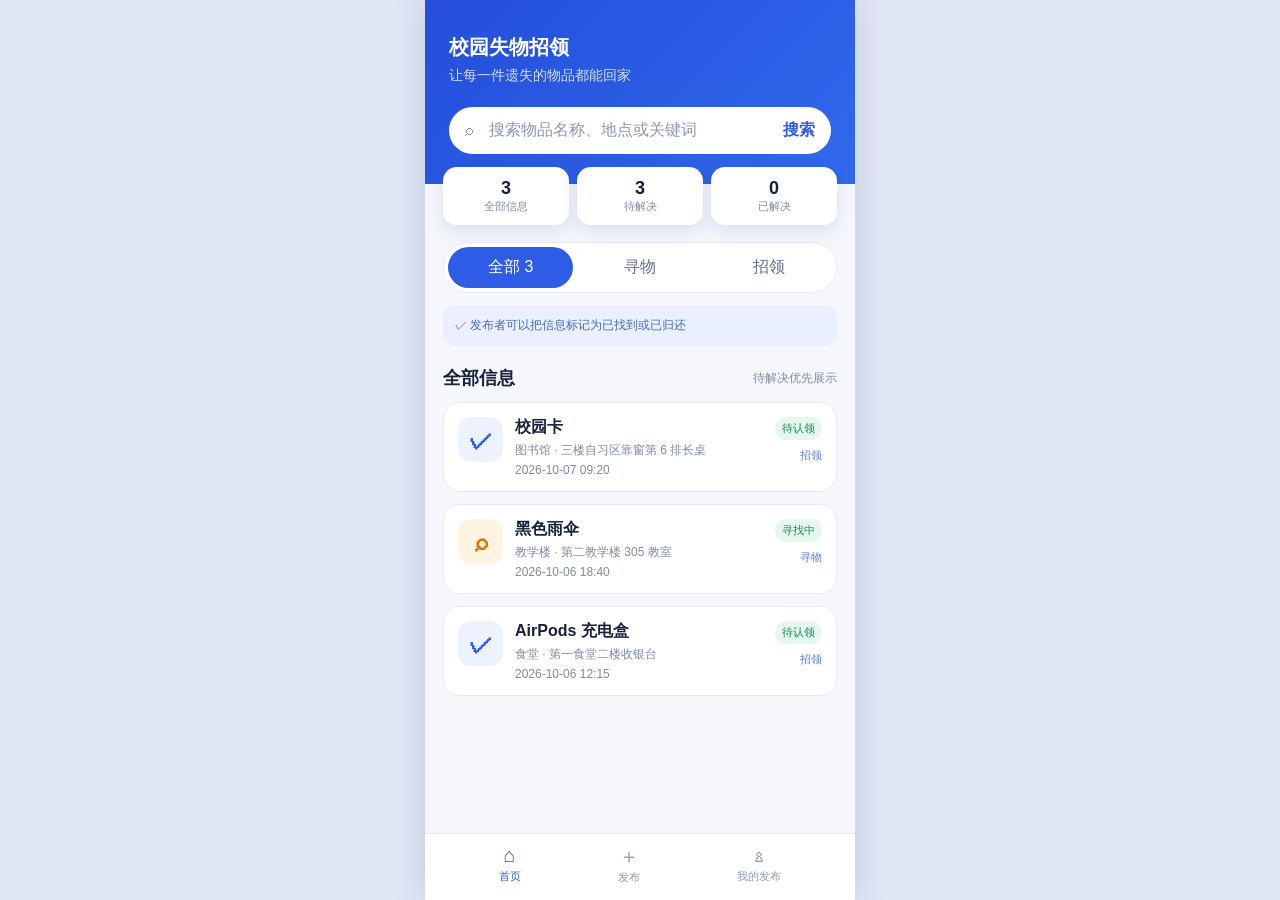
<file: index.html>
<!doctype html>
<html lang="zh-CN">
<head><meta charset="UTF-8"><meta name="viewport" content="width=device-width, initial-scale=1.0"><title>校园失物招领</title><link rel="stylesheet" href="src/css/style.css"></head>
<body><div id="app"></div><script src="src/js/store.js"></script><script src="src/js/app.js"></script></body>
</html>
</file>
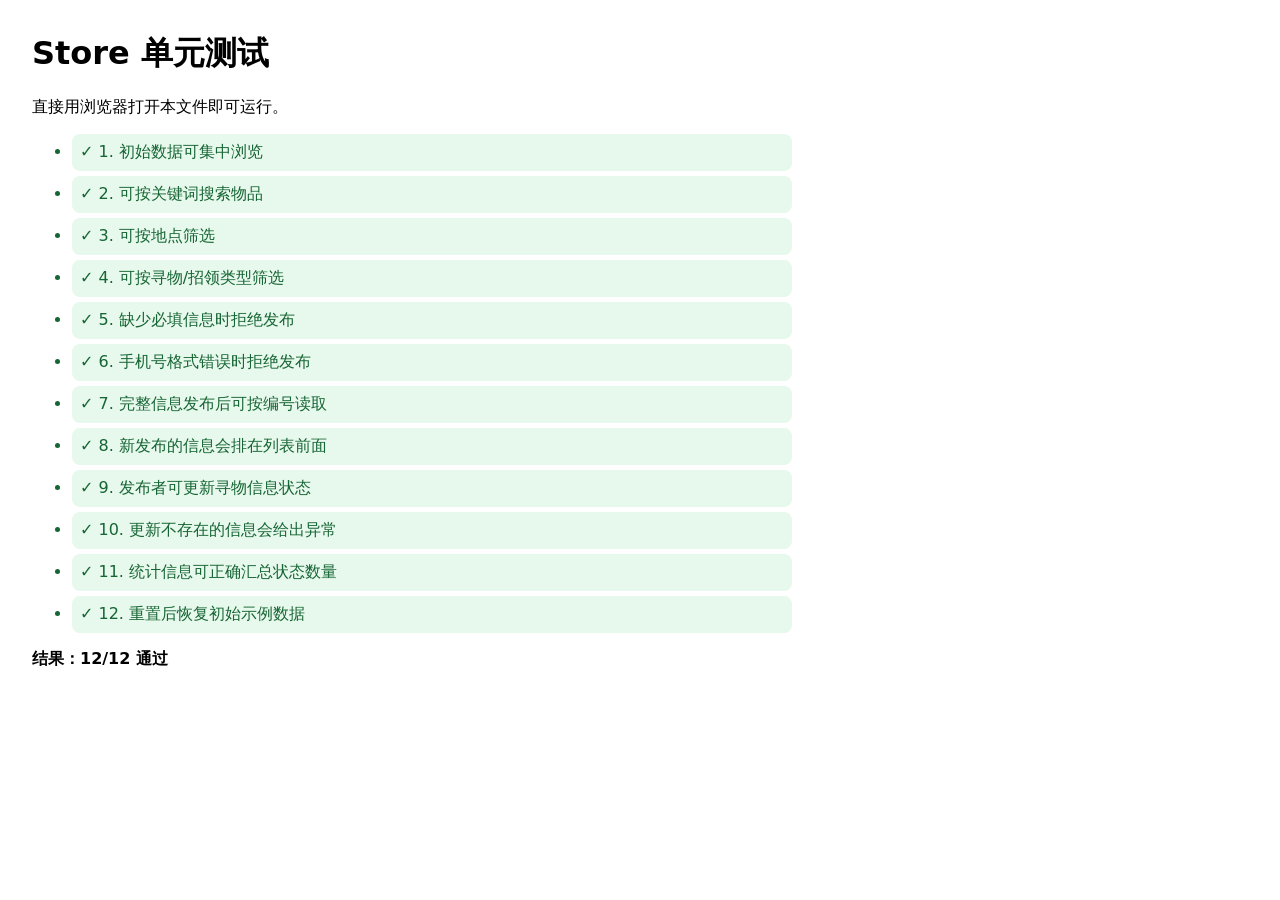
<file: tests/store.test.html>
<!doctype html><html lang="zh-CN"><meta charset="UTF-8"><title>校园失物招领｜单元测试</title><style>body{font-family:system-ui;margin:32px;max-width:760px}li{padding:8px;margin:5px 0;border-radius:8px}.ok{background:#e7f8ec;color:#166534}.fail{background:#feeaea;color:#b91c1c}</style><h1>Store 单元测试</h1><p>直接用浏览器打开本文件即可运行。</p><ul id="results"></ul><script src="../src/js/store.js"></script><script>
const {createStore,validatePost,statusText}=window.LostFoundStore;
class MemoryStorage{constructor(){this.data={}}getItem(k){return this.data[k]??null}setItem(k,v){this.data[k]=v}removeItem(k){delete this.data[k]}}
const out=document.querySelector('#results');let passed=0;
function test(name,fn){try{fn();passed++;out.insertAdjacentHTML('beforeend','<li class="ok">✓ '+name+'</li>')}catch(e){out.insertAdjacentHTML('beforeend','<li class="fail">✗ '+name+'：'+e.message+'</li>')}}
function eq(a,b){if(a!==b)throw new Error('期望 '+b+'，得到 '+a)}
const store=createStore(new MemoryStorage());
const valid=(name='钥匙')=>({kind:'lost',name,category:'生活用品',location:'宿舍区',place:'7号楼门口',happenedAt:'2026-10-08 20:00',description:'一串带蓝色挂件的钥匙',contact:'13812345678'});
test('1. 初始数据可集中浏览',()=>eq(store.list().length,3));
test('2. 可按关键词搜索物品',()=>eq(store.list({keyword:'校园卡'}).length,1));
test('3. 可按地点筛选',()=>eq(store.list({location:'食堂'}).length,1));
test('4. 可按寻物/招领类型筛选',()=>eq(store.list({kind:'lost'}).length,1));
test('5. 缺少必填信息时拒绝发布',()=>eq(validatePost({contact:'13812345678'}).valid,false));
test('6. 手机号格式错误时拒绝发布',()=>eq(validatePost({...valid(),contact:'123'}).valid,false));
test('7. 完整信息发布后可按编号读取',()=>{const p=store.add(valid());eq(store.get(p.id).name,'钥匙')});
test('8. 新发布的信息会排在列表前面',()=>{const p=store.add(valid('水杯'));eq(store.list()[0].id,p.id)});
test('9. 发布者可更新寻物信息状态',()=>{const p=store.list({keyword:'钥匙'})[0];store.resolve(p.id);eq(statusText(store.get(p.id)),'已找到')});
test('10. 更新不存在的信息会给出异常',()=>{let f=false;try{store.resolve('not-exist')}catch{f=true}eq(f,true)});
test('11. 统计信息可正确汇总状态数量',()=>{const s=store.stats();eq(s.total+'/'+s.open+'/'+s.resolved,'5/4/1')});
test('12. 重置后恢复初始示例数据',()=>{store.reset();eq(store.list().length,3)});
document.body.insertAdjacentHTML('beforeend','<p><strong>结果：'+passed+'/12 通过</strong></p>');
</script></html>
</file>
<file: src/css/style.css>
:root{--blue:#2e5ce6;--ink:#17213a;--muted:#7f8ba1;--line:#e5eaf4;--bg:#f5f7fc;--green:#148d54;--orange:#d97706}*{box-sizing:border-box}body{margin:0;background:#dfe6f4;color:var(--ink);font-family:-apple-system,BlinkMacSystemFont,"PingFang SC","Microsoft YaHei",sans-serif}button,input,select,textarea{font:inherit}button{cursor:pointer}#app{min-height:100vh}.screen{width:min(100%,430px);min-height:100vh;margin:auto;background:var(--bg);padding-bottom:84px;box-shadow:0 0 30px #7581a344}.hero{padding:34px 24px 30px;color:#fff;background:linear-gradient(135deg,#244eda,#3069ec)}.hero p,.hero h1{margin:0}.eyebrow{font-size:20px;font-weight:800}.hero h1{margin-top:6px;font-size:14px;font-weight:400;opacity:.8}main{padding:18px}.stats{display:grid;grid-template-columns:repeat(3,1fr);gap:8px;margin:-35px 0 17px;position:relative}.stats span{padding:11px 5px;border-radius:14px;background:#fff;box-shadow:0 7px 18px #1f3e8620;color:var(--muted);text-align:center;font-size:11px}.stats b{display:block;color:var(--ink);font-size:18px}.search-bar{width:100%;margin-top:22px;padding:13px 16px;border:0;border-radius:25px;background:#fff;color:#8a97ad;text-align:left}.search-bar b{float:right;color:var(--blue)}.segmented,.type-switch{display:flex;gap:4px;padding:4px;border:1px solid var(--line);border-radius:28px;background:#fff}.segmented button,.type-switch button{flex:1;padding:10px;border:0;border-radius:23px;background:transparent;color:#647087}.selected{background:var(--blue)!important;color:#fff!important}.notice{padding:12px;border-radius:12px;background:#eaf0ff;color:#4668b8;font-size:12px}.section-head{display:flex;justify-content:space-between;align-items:center;margin:20px 0 12px}.section-head h2{margin:0;font-size:18px}.section-head span,.result-count{color:var(--muted);font-size:12px}.post-list{display:grid;gap:12px}.post-card{display:flex;gap:12px;width:100%;padding:14px;border:1px solid var(--line);border-radius:17px;background:#fff;color:inherit;text-align:left}.kind-icon{display:grid;flex:0 0 45px;height:45px;place-items:center;border-radius:13px;background:#edf2ff;color:var(--blue);font-size:24px;font-weight:bold}.kind-icon.lost{background:#fff4e2;color:var(--orange)}.post-main{display:grid;gap:4px;min-width:0}.post-main small{overflow:hidden;color:var(--muted);font-size:12px;text-overflow:ellipsis;white-space:nowrap}.post-side{display:grid;gap:8px;margin-left:auto;text-align:right}.pill{padding:4px 7px;border-radius:15px;background:#e6f8ee;color:var(--green);font-size:11px;font-style:normal;white-space:nowrap}.pill.resolved{background:#e9f2ff;color:#3582da}.post-side em{color:#5d7aec;font-size:11px;font-style:normal}.bottom-nav{position:fixed;bottom:0;left:50%;display:flex;width:min(100%,430px);padding:8px 25px 14px;transform:translateX(-50%);justify-content:space-around;border-top:1px solid var(--line);background:#fff}.bottom-nav button{display:grid;border:0;background:transparent;color:#8d99ad;place-items:center;font-size:20px}.bottom-nav span{font-size:11px}.bottom-nav .active{color:var(--blue)}.sub-header{display:flex;height:68px;padding:0 18px;align-items:center;justify-content:space-between;border-bottom:1px solid var(--line);background:#fff}.sub-header h1{font-size:18px}.sub-header>button{border:0;background:transparent;color:var(--ink);font-size:32px}.sub-header form{display:flex;flex:1;gap:8px}.sub-header input{width:100%;min-width:0;padding:12px;border:0;border-radius:23px;background:#f2f4f9}.sub-header form button{border:0;background:transparent;color:var(--blue);font-weight:bold}.filter-row{display:flex;flex-wrap:wrap;gap:8px;align-items:center;margin-bottom:13px}.filter-row label{width:36px;color:var(--muted)}.filter-row button{padding:6px 12px;border:1px solid var(--line);border-radius:18px;background:#fff;color:#66738a;font-size:13px}.outline-on{border-color:var(--blue)!important;color:var(--blue)!important}.form-card,.detail-card{padding:16px;border:1px solid var(--line);border-radius:18px;background:#fff}.form-card{display:grid;gap:14px}.form-card label{display:grid;gap:8px;font-size:14px;font-weight:700}.form-card input,.form-card select,.form-card textarea{width:100%;padding:11px;border:1px solid #dfe5f1;border-radius:12px;background:#fbfcff}.form-card textarea{min-height:100px}.primary,.action-bar button{padding:14px;border:0;border-radius:25px;background:var(--blue);color:#fff;font-weight:700}.detail{display:grid;gap:13px}.detail-title{display:flex;gap:12px;align-items:center}.detail-title h2,.detail-title p,.detail-card p,.detail-card h3{margin:0}.detail-card p{color:#657189;line-height:1.65}.meta-grid{display:grid;grid-template-columns:1fr 1fr;gap:10px;margin-top:15px}.meta-grid span{padding:11px;border-radius:12px;background:#f6f8fc;font-weight:700}.meta-grid small{display:block;margin-bottom:5px;color:var(--muted);font-size:11px;font-weight:400}.detail-card h3{margin-bottom:10px;font-size:15px}.contact{margin-top:8px!important;color:var(--blue)!important}.action-bar{position:fixed;bottom:0;left:50%;display:flex;width:min(100%,430px);gap:10px;padding:12px 18px;transform:translateX(-50%);border-top:1px solid var(--line);background:#fff}.action-bar button{flex:1}.action-bar .secondary{background:#edf2ff;color:var(--blue)}.profile{display:grid;gap:6px;padding:20px;border-radius:18px;background:linear-gradient(135deg,#2d58d9,#3d73f0);color:#fff}.profile strong{font-size:22px}.profile span{font-size:13px;opacity:.8}.profile div{display:flex;gap:10px;margin-top:12px}.profile b{flex:1;padding:9px;border-radius:12px;background:#ffffff22;text-align:center;font-size:22px}.profile small{display:block;margin-top:5px;font-size:11px;font-weight:400}.empty{padding:30px;border-radius:14px;background:#fff;color:var(--muted);text-align:center}
</file>
